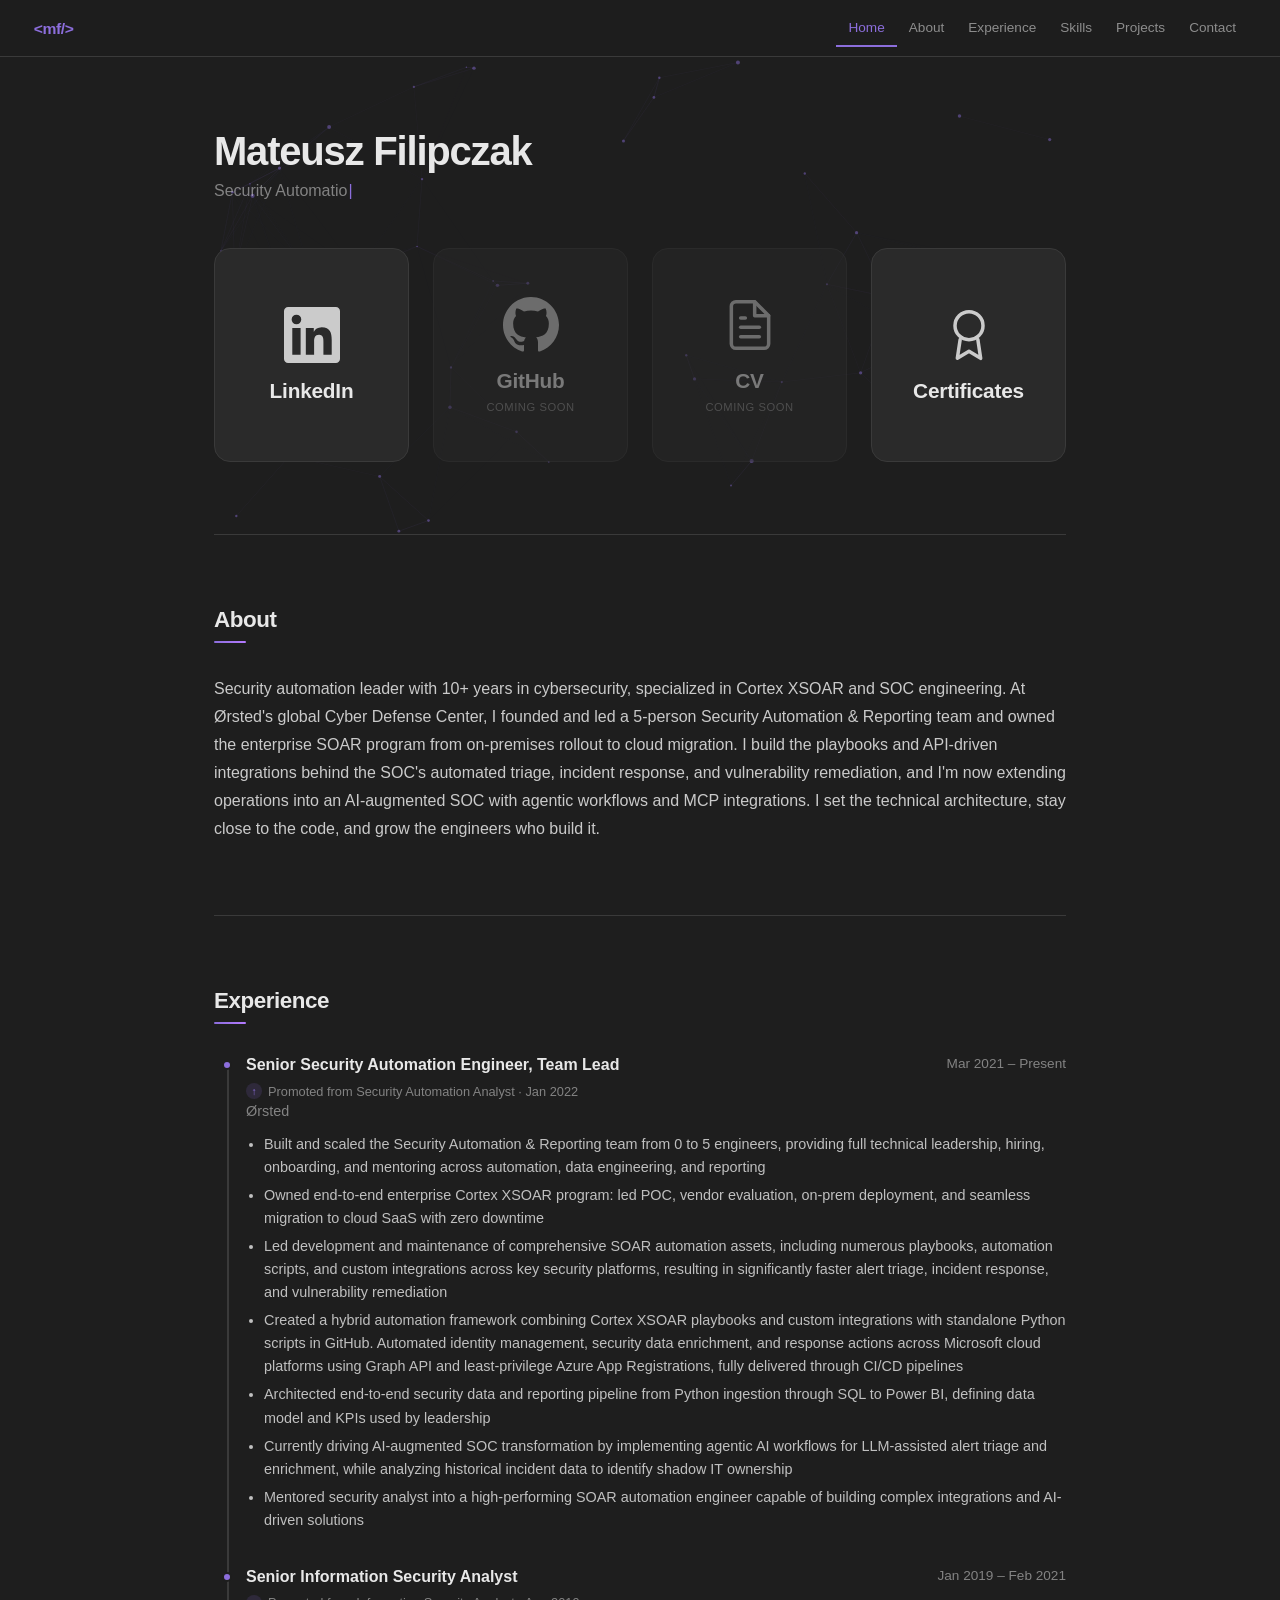
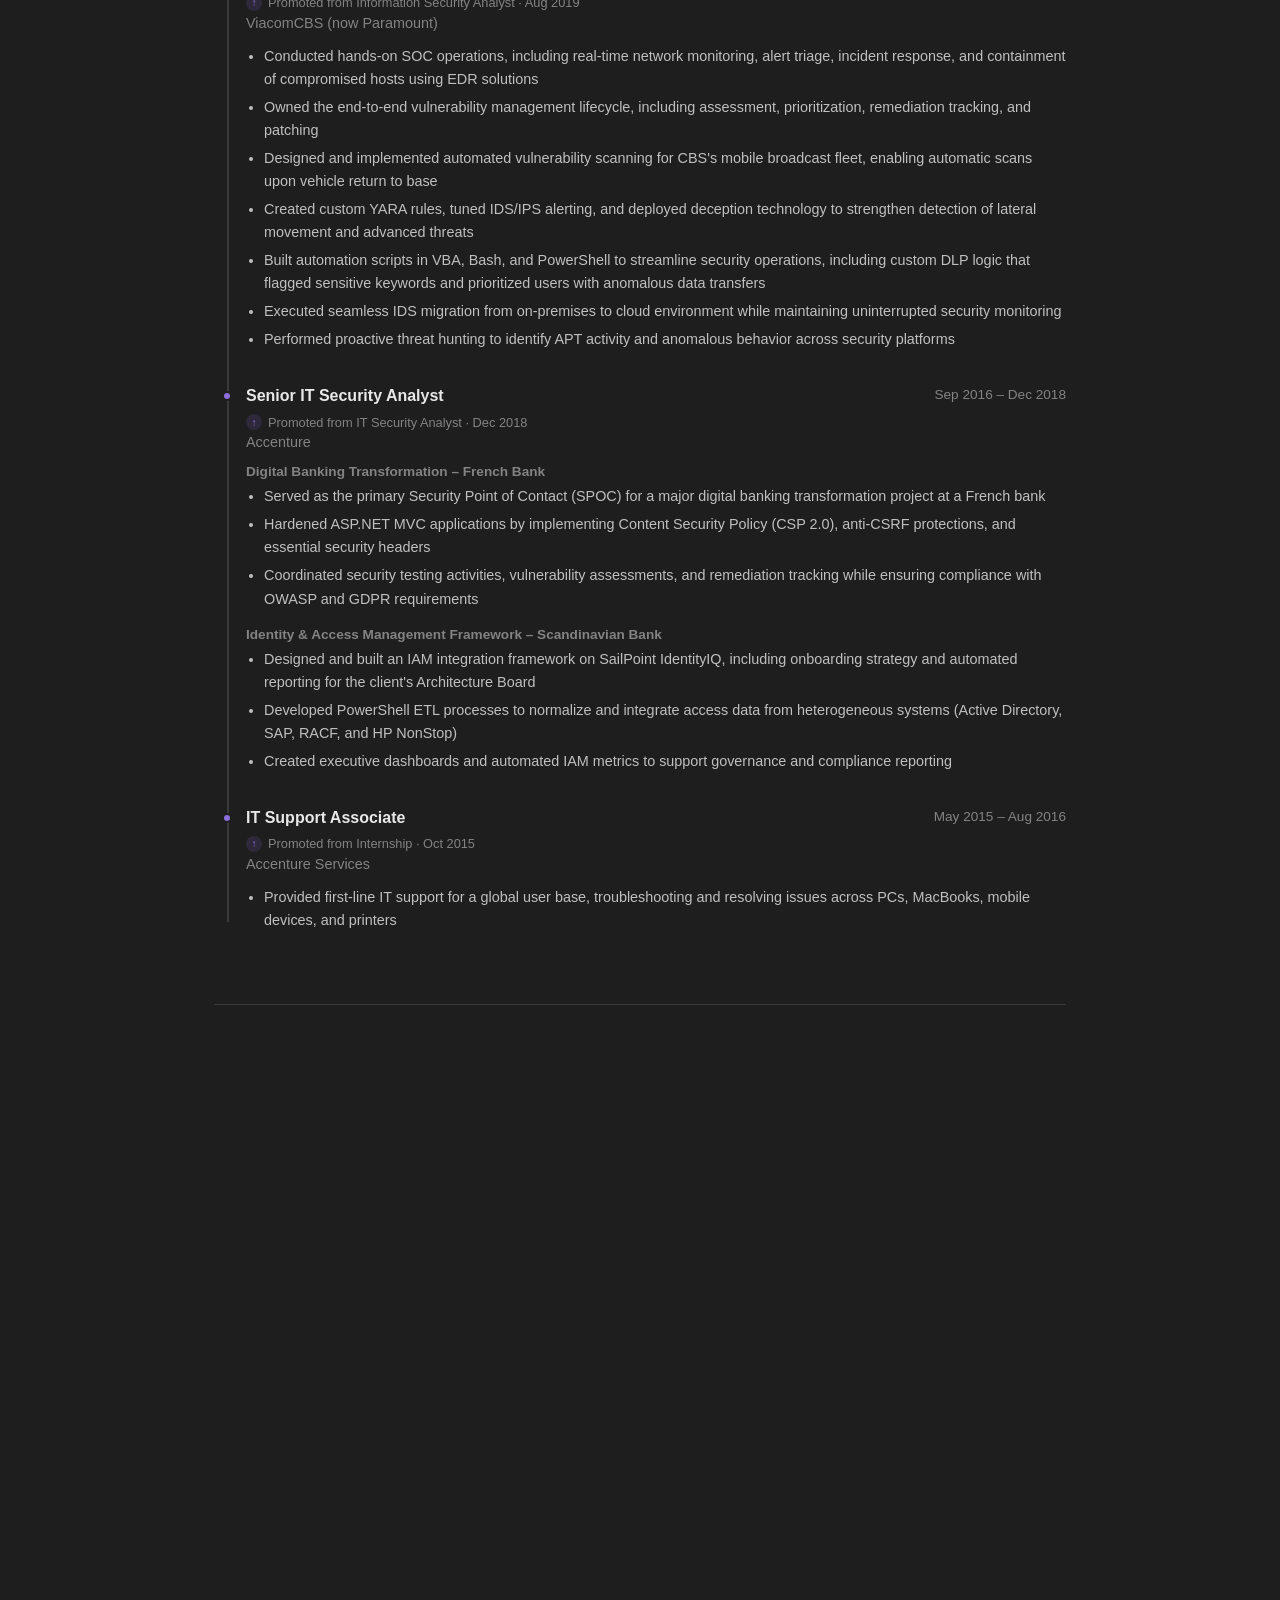
<file: index.html>
<!DOCTYPE html>
<html lang="en" data-theme="dark">
<head>
  <meta charset="UTF-8" />
  <meta name="viewport" content="width=device-width, initial-scale=1.0" />
  <title>Mateusz Filipczak | Cybersecurity, Security Automation & SecDevOps Engineer</title>
  <meta name="description" content="Cybersecurity Engineer specializing in Cortex XSOAR, API-driven SOC engineering, Security Analytics, Technical Leadership and SecDevOps. 10+ years of experience in cybersecurity." />
  <meta property="og:title" content="Mateusz Filipczak | Cybersecurity, Security Automation & SecDevOps Engineer" />
  <meta property="og:description" content="Cybersecurity Engineer specializing in Cortex XSOAR, API-driven SOC engineering, Security Analytics, Technical Leadership and SecDevOps. 10+ years of experience in cybersecurity." />
  <meta property="og:type" content="website" />
  <script>
    document.documentElement.classList.add('first-visit');
    // Always start at the top on reload (don't let the browser restore the
    // previous scroll position) so the intro/hero reveal begins at the top.
    if ('scrollRestoration' in history) history.scrollRestoration = 'manual';
    // The site is dark-only (data-theme="dark" is hard-coded on <html>).
    // Run the intro reveal once per session, unless the user prefers reduced motion.
    try {
      var reduce = window.matchMedia && matchMedia('(prefers-reduced-motion: reduce)').matches;
      if (!reduce && !sessionStorage.getItem('introSeen')) {
        document.documentElement.classList.add('intro');
        sessionStorage.setItem('introSeen', '1');
      }
    } catch (e) {}
  </script>
  <link rel="icon" type="image/svg+xml" href="assets/logo.svg">
  <!-- Square PNG icons so browsers (Brave/Chrome new-tab tiles, etc.) use a
       proper square icon instead of squishing the wide SVG into a tile. -->
  <link rel="icon" type="image/png" sizes="192x192" href="assets/icon-192.png">
  <link rel="icon" type="image/png" sizes="512x512" href="assets/icon-512.png">
  <link rel="manifest" href="site.webmanifest">
  <meta name="theme-color" content="#1e1e1e">
  <!-- iOS "Add to Home Screen" uses this PNG (it ignores the SVG favicon above) -->
  <link rel="apple-touch-icon" href="assets/apple-touch-icon.png">
  <!-- Label shown under the icon on the iOS home screen (else it falls back to the host/title) -->
  <meta name="apple-mobile-web-app-title" content="filipczak.dev">
  <link rel="stylesheet" href="assets/styles.css" />
</head>
<body>

<div id="intro" aria-hidden="true">
  <canvas class="intro-canvas"></canvas>
  <img class="intro-logo" src="assets/logo.svg" alt="" aria-hidden="true">
</div>

<header class="intro-rise">
  <div class="header-inner">
    <a href="#home" class="brand-logo" aria-label="Home">
      <img src="assets/logo.svg" alt="Mateusz Filipczak" />
    </a>
    <nav class="site-nav" aria-label="Main navigation">
      <a href="#home" class="nav-link">Home</a>
      <a href="#about" class="nav-link">About</a>
      <a href="#experience" class="nav-link">Experience</a>
      <a href="#skills" class="nav-link">Skills</a>
      <a href="#projects" class="nav-link">Projects</a>
      <a href="#contact" class="nav-link">Contact</a>
    </nav>
    <button class="nav-toggle" aria-label="Toggle navigation" aria-expanded="false">
      <svg width="20" height="20" viewBox="0 0 20 20" fill="currentColor">
        <rect y="3" width="20" height="2" rx="1"/>
        <rect y="9" width="20" height="2" rx="1"/>
        <rect y="15" width="20" height="2" rx="1"/>
      </svg>
    </button>
  </div>
</header>

<main>

  <!-- Home -->
  <section id="home" class="section">
    <canvas class="home-canvas" aria-hidden="true"></canvas>
    <div class="home-intro">
      <div class="home-name intro-rise">Mateusz Filipczak</div>
      <p class="home-tagline intro-rise">Security Automation Engineer & Technical Team Lead · 10+ years in cybersecurity</p>
    </div>
    <div class="banners">

      <a href="https://www.linkedin.com/in/mateusz-f-/" class="banner intro-rise" id="linkedin-banner">
        <svg class="banner-icon" viewBox="0 0 24 24" fill="currentColor">
          <path d="M20.447 20.452h-3.554v-5.569c0-1.328-.027-3.037-1.852-3.037-1.853 0-2.136 1.445-2.136 2.939v5.667H9.351V9h3.414v1.561h.046c.477-.9 1.637-1.85 3.37-1.85 3.601 0 4.267 2.37 4.267 5.455v6.286zM5.337 7.433a2.062 2.062 0 0 1-2.063-2.065 2.064 2.064 0 1 1 2.063 2.065zm1.782 13.019H3.555V9h3.564v11.452zM22.225 0H1.771C.792 0 0 .774 0 1.729v20.542C0 23.227.792 24 1.771 24h20.451C23.2 24 24 23.227 24 22.271V1.729C24 .774 23.2 0 22.222 0h.003z"/>
        </svg>
        <span>LinkedIn</span>
      </a>

      <a href="#" class="banner banner--soon intro-rise" id="github-banner" tabindex="-1" aria-disabled="true">
        <svg class="banner-icon" viewBox="0 0 24 24" fill="currentColor">
          <path d="M12 0C5.374 0 0 5.373 0 12c0 5.302 3.438 9.8 8.207 11.387.599.111
            .793-.261.793-.577v-2.234c-3.338.726-4.033-1.416-4.033-1.416-.546-1.387-1.333-1.756-1.333-1.756-1.089-.745.083-.729.083-.729
            1.205.084 1.839 1.237 1.839 1.237 1.07 1.834 2.807 1.304 3.492.997.107-.775.418-1.305.762-1.604-2.665-.305-5.467-1.334-5.467-5.931
            0-1.311.469-2.381 1.236-3.221-.124-.303-.535-1.524.117-3.176 0 0 1.008-.322 3.301 1.23A11.509 11.509 0 0 1 12 5.803c1.02.005
            2.047.138 3.006.404 2.291-1.552 3.297-1.23 3.297-1.23.653 1.653.242 2.874.118 3.176.77.84 1.235 1.911 1.235 3.221
            0 4.609-2.807 5.624-5.479 5.921.43.372.823 1.102.823 2.222v3.293c0 .319.192.694.801.576C20.566 21.797 24 17.3 24 12
            24 5.373 18.627 0 12 0z"/>
        </svg>
        <span>GitHub</span>
      </a>

      <a href="#" class="banner banner--soon intro-rise" id="resume-banner" tabindex="-1" aria-disabled="true">
        <svg class="banner-icon" viewBox="0 0 24 24" fill="none" stroke="currentColor"
             stroke-width="1.5" stroke-linecap="round" stroke-linejoin="round">
          <path d="M14 2H6a2 2 0 0 0-2 2v16a2 2 0 0 0 2 2h12a2 2 0 0 0 2-2V8z"/>
          <polyline points="14 2 14 8 20 8"/>
          <line x1="16" y1="13" x2="8" y2="13"/>
          <line x1="16" y1="17" x2="8" y2="17"/>
          <polyline points="10 9 9 9 8 9"/>
        </svg>
        <span>CV</span>
      </a>

      <a href="certificates.html" class="banner intro-rise" id="certificates-banner">
        <svg class="banner-icon" viewBox="0 0 24 24" fill="none" stroke="currentColor"
             stroke-width="1.5" stroke-linecap="round" stroke-linejoin="round">
          <circle cx="12" cy="8" r="6"/>
          <path d="M8.21 13.89 7 22l5-3 5 3-1.21-8.11"/>
        </svg>
        <span>Certificates</span>
      </a>

    </div>
  </section>

  <!-- About -->
  <section id="about" class="section">
    <h2>About</h2>
    <p class="about-text">
      Security automation leader with 10+ years in cybersecurity, specialized in Cortex XSOAR and SOC engineering.
      At Ørsted's global Cyber Defense Center, I founded and led a 5-person Security Automation & Reporting team and
      owned the enterprise SOAR program from on-premises rollout to cloud migration. I build the playbooks and
      API-driven integrations behind the SOC's automated triage, incident response, and vulnerability
      remediation, and I'm now extending operations into an AI-augmented SOC with agentic workflows and MCP integrations.
      I set the technical architecture, stay close to the code, and grow the engineers who build it.
    </p>
  </section>

  <!-- Experience -->
  <section id="experience" class="section">
    <h2>Experience</h2>
    <div class="experience-list">

      <div class="exp-entry">
        <div class="exp-title">Senior Security Automation Engineer, Team Lead</div>
        <div class="exp-date">Mar 2021 – Present</div>
        <div class="exp-promo">Promoted from Security Automation Analyst · Jan 2022</div>
        <div class="exp-company">Ørsted</div>
        <ul class="exp-bullets">
          <li>Built and scaled the Security Automation & Reporting team from 0 to 5 engineers, providing full technical leadership, hiring, onboarding, and mentoring across automation, data engineering, and reporting</li>
          <li>Owned end-to-end enterprise Cortex XSOAR program: led POC, vendor evaluation, on-prem deployment, and seamless migration to cloud SaaS with zero downtime</li>
          <li>Led development and maintenance of comprehensive SOAR automation assets, including numerous playbooks, automation scripts, and custom integrations across key security platforms, resulting in significantly faster alert triage, incident response, and vulnerability remediation</li>
          <li>Created a hybrid automation framework combining Cortex XSOAR playbooks and custom integrations with standalone Python scripts in GitHub. Automated identity management, security data enrichment, and response actions across Microsoft cloud platforms using Graph API and least-privilege Azure App Registrations, fully delivered through CI/CD pipelines</li>
          <li>Architected end-to-end security data and reporting pipeline from Python ingestion through SQL to Power BI, defining data model and KPIs used by leadership</li>
          <li>Currently driving AI-augmented SOC transformation by implementing agentic AI workflows for LLM-assisted alert triage and enrichment, while analyzing historical incident data to identify shadow IT ownership</li>
          <li>Mentored security analyst into a high-performing SOAR automation engineer capable of building complex integrations and AI-driven solutions</li>
        </ul>
      </div>

      <div class="exp-entry">
        <div class="exp-title">Senior Information Security Analyst</div>
        <div class="exp-date">Jan 2019 – Feb 2021</div>
        <div class="exp-promo">Promoted from Information Security Analyst · Aug 2019</div>
        <div class="exp-company">ViacomCBS (now Paramount)</div>
        <ul class="exp-bullets">
          <li>Conducted hands-on SOC operations, including real-time network monitoring, alert triage, incident response, and containment of compromised hosts using EDR solutions</li>
          <li>Owned the end-to-end vulnerability management lifecycle, including assessment, prioritization, remediation tracking, and patching</li>
          <li>Designed and implemented automated vulnerability scanning for CBS's mobile broadcast fleet, enabling automatic scans upon vehicle return to base</li>
          <li>Created custom YARA rules, tuned IDS/IPS alerting, and deployed deception technology to strengthen detection of lateral movement and advanced threats</li>
          <li>Built automation scripts in VBA, Bash, and PowerShell to streamline security operations, including custom DLP logic that flagged sensitive keywords and prioritized users with anomalous data transfers</li>
<li>Executed seamless IDS migration from on-premises to cloud environment while maintaining uninterrupted security monitoring</li>
          <li>Performed proactive threat hunting to identify APT activity and anomalous behavior across security platforms</li>
        </ul>
      </div>

      <div class="exp-entry">
        <div class="exp-title">Senior IT Security Analyst</div>
        <div class="exp-date">Sep 2016 – Dec 2018</div>
        <div class="exp-promo">Promoted from IT Security Analyst · Dec 2018</div>
        <div class="exp-company">Accenture</div>
        <div class="exp-projects">
          <div class="exp-project">
            <div class="exp-project-name">Digital Banking Transformation – French Bank</div>
            <ul class="exp-bullets">
              <li>Served as the primary Security Point of Contact (SPOC) for a major digital banking transformation project at a French bank</li>
              <li>Hardened ASP.NET MVC applications by implementing Content Security Policy (CSP 2.0), anti-CSRF protections, and essential security headers</li>
              <li>Coordinated security testing activities, vulnerability assessments, and remediation tracking while ensuring compliance with OWASP and GDPR requirements</li>
            </ul>
          </div>
          <div class="exp-project">
            <div class="exp-project-name">Identity & Access Management Framework – Scandinavian Bank</div>
            <ul class="exp-bullets">
              <li>Designed and built an IAM integration framework on SailPoint IdentityIQ, including onboarding strategy and automated reporting for the client's Architecture Board</li>
              <li>Developed PowerShell ETL processes to normalize and integrate access data from heterogeneous systems (Active Directory, SAP, RACF, and HP NonStop)</li>
              <li>Created executive dashboards and automated IAM metrics to support governance and compliance reporting</li>
            </ul>
          </div>
        </div>
      </div>

      <div class="exp-entry">
        <div class="exp-title">IT Support Associate</div>
        <div class="exp-date">May 2015 – Aug 2016</div>
        <div class="exp-promo">Promoted from Internship · Oct 2015</div>
        <div class="exp-company">Accenture Services</div>
        <ul class="exp-bullets">
          <li>Provided first-line IT support for a global user base, troubleshooting and resolving issues across PCs, MacBooks, mobile devices, and printers</li>
        </ul>
      </div>

    </div>
  </section>

  <!-- Skills -->
  <section id="skills" class="section">
    <h2>Skills</h2>
    <div class="skills-grid">

      <div class="skill-category" style="--bar-width: 95%">
        <h3>Security Automation & SOAR <span class="skill-level">Expert</span></h3>
        <div class="skill-bar"><div class="skill-bar-fill"></div></div>
        <div class="skill-tags">
          <span class="skill-tag">Cortex XSOAR 8</span>
          <span class="skill-tag">Python</span>
          <span class="skill-tag">Playbook Development</span>
          <span class="skill-tag">REST APIs</span>
          <span class="skill-tag">GraphQL</span>
          <span class="skill-tag">API Integrations</span>
          <span class="skill-tag">JSON / YAML</span>
        </div>
      </div>

      <div class="skill-category" style="--bar-width: 85%">
        <h3>SOC & Detection Engineering <span class="skill-level">Advanced</span></h3>
        <div class="skill-bar"><div class="skill-bar-fill"></div></div>
        <div class="skill-tags">
          <span class="skill-tag">Incident Response</span>
          <span class="skill-tag">Threat Hunting</span>
          <span class="skill-tag">SIEM</span>
          <span class="skill-tag">EDR</span>
          <span class="skill-tag">Detection Engineering</span>
          <span class="skill-tag">Vulnerability Management</span>
          <span class="skill-tag">YARA</span>
          <span class="skill-tag">Deception Technology</span>
        </div>
      </div>

      <div class="skill-category" style="--bar-width: 80%">
        <h3>Security Data & Analytics <span class="skill-level">Advanced</span></h3>
        <div class="skill-bar"><div class="skill-bar-fill"></div></div>
        <div class="skill-tags">
          <span class="skill-tag">SQL</span>
          <span class="skill-tag">Power BI</span>
          <span class="skill-tag">KQL / SPL</span>
          <span class="skill-tag">Security Data Pipelines</span>
          <span class="skill-tag">Security Metrics & Reporting</span>
        </div>
      </div>

      <div class="skill-category" style="--bar-width: 75%">
        <h3>Cloud & DevSecOps <span class="skill-level">Proficient</span></h3>
        <div class="skill-bar"><div class="skill-bar-fill"></div></div>
        <div class="skill-tags">
          <span class="skill-tag">Azure</span>
          <span class="skill-tag">Microsoft Graph API</span>
          <span class="skill-tag">CI/CD</span>
          <span class="skill-tag">Git</span>
          <span class="skill-tag">Docker</span>
          <span class="skill-tag">DevSecOps</span>
          <span class="skill-tag">Security as Code</span>
        </div>
      </div>

      <div class="skill-category" style="--bar-width: 65%">
        <h3>AI & Emerging Technologies <span class="skill-level">Active</span></h3>
        <div class="skill-bar"><div class="skill-bar-fill"></div></div>
        <div class="skill-tags">
          <span class="skill-tag">Agentic AI Workflows</span>
          <span class="skill-tag">MCP Integrations</span>
          <span class="skill-tag">LLM-assisted Security Operations</span>
        </div>
      </div>

      <div class="skill-category" style="--bar-width: 85%">
        <h3>Technical Leadership <span class="skill-level">Advanced</span></h3>
        <div class="skill-bar"><div class="skill-bar-fill"></div></div>
        <div class="skill-tags">
          <span class="skill-tag">Team Building & Mentoring</span>
          <span class="skill-tag">Architecture Reviews</span>
          <span class="skill-tag">Technical Strategy</span>
          <span class="skill-tag">Stakeholder Communication</span>
        </div>
      </div>

    </div>
  </section>

  <!-- Projects -->
  <section id="projects" class="section">
    <h2>Projects</h2>
    <div class="projects-grid">

      <div class="project-card">
        <h3>XSOAR Automation Library</h3>
        <p>A collection of reusable Cortex XSOAR integrations and playbook components for common SOC workflows.</p>
        <a href="#" class="project-link" tabindex="-1" aria-disabled="true">
          <svg viewBox="0 0 24 24" fill="currentColor"><path d="M12 0C5.374 0 0 5.373 0 12c0 5.302 3.438 9.8 8.207 11.387.599.111.793-.261.793-.577v-2.234c-3.338.726-4.033-1.416-4.033-1.416-.546-1.387-1.333-1.756-1.333-1.756-1.089-.745.083-.729.083-.729 1.205.084 1.839 1.237 1.839 1.237 1.07 1.834 2.807 1.304 3.492.997.107-.775.418-1.305.762-1.604-2.665-.305-5.467-1.334-5.467-5.931 0-1.311.469-2.381 1.236-3.221-.124-.303-.535-1.524.117-3.176 0 0 1.008-.322 3.301 1.23A11.509 11.509 0 0 1 12 5.803c1.02.005 2.047.138 3.006.404 2.291-1.552 3.297-1.23 3.297-1.23.653 1.653.242 2.874.118 3.176.77.84 1.235 1.911 1.235 3.221 0 4.609-2.807 5.624-5.479 5.921.43.372.823 1.102.823 2.222v3.293c0 .319.192.694.801.576C20.566 21.797 24 17.3 24 12 24 5.373 18.627 0 12 0z"/></svg>
          View on GitHub
          <span class="project-link-soon">Coming soon</span>
        </a>
      </div>

      <div class="project-card">
        <h3>Security Analytics Dashboard</h3>
        <p>Real-time SOC metrics dashboard aggregating data from SIEM, ticketing, and threat intelligence sources.</p>
        <a href="#" class="project-link" tabindex="-1" aria-disabled="true">
          <svg viewBox="0 0 24 24" fill="currentColor"><path d="M12 0C5.374 0 0 5.373 0 12c0 5.302 3.438 9.8 8.207 11.387.599.111.793-.261.793-.577v-2.234c-3.338.726-4.033-1.416-4.033-1.416-.546-1.387-1.333-1.756-1.333-1.756-1.089-.745.083-.729.083-.729 1.205.084 1.839 1.237 1.839 1.237 1.07 1.834 2.807 1.304 3.492.997.107-.775.418-1.305.762-1.604-2.665-.305-5.467-1.334-5.467-5.931 0-1.311.469-2.381 1.236-3.221-.124-.303-.535-1.524.117-3.176 0 0 1.008-.322 3.301 1.23A11.509 11.509 0 0 1 12 5.803c1.02.005 2.047.138 3.006.404 2.291-1.552 3.297-1.23 3.297-1.23.653 1.653.242 2.874.118 3.176.77.84 1.235 1.911 1.235 3.221 0 4.609-2.807 5.624-5.479 5.921.43.372.823 1.102.823 2.222v3.293c0 .319.192.694.801.576C20.566 21.797 24 17.3 24 12 24 5.373 18.627 0 12 0z"/></svg>
          View on GitHub
          <span class="project-link-soon">Coming soon</span>
        </a>
      </div>

      <div class="project-card">
        <h3>SOC Metrics Framework</h3>
        <p>Framework for tracking and reporting key SOC KPIs — MTTD, MTTR, alert volume, and analyst workload.</p>
        <a href="#" class="project-link" tabindex="-1" aria-disabled="true">
          <svg viewBox="0 0 24 24" fill="currentColor"><path d="M12 0C5.374 0 0 5.373 0 12c0 5.302 3.438 9.8 8.207 11.387.599.111.793-.261.793-.577v-2.234c-3.338.726-4.033-1.416-4.033-1.416-.546-1.387-1.333-1.756-1.333-1.756-1.089-.745.083-.729.083-.729 1.205.084 1.839 1.237 1.839 1.237 1.07 1.834 2.807 1.304 3.492.997.107-.775.418-1.305.762-1.604-2.665-.305-5.467-1.334-5.467-5.931 0-1.311.469-2.381 1.236-3.221-.124-.303-.535-1.524.117-3.176 0 0 1.008-.322 3.301 1.23A11.509 11.509 0 0 1 12 5.803c1.02.005 2.047.138 3.006.404 2.291-1.552 3.297-1.23 3.297-1.23.653 1.653.242 2.874.118 3.176.77.84 1.235 1.911 1.235 3.221 0 4.609-2.807 5.624-5.479 5.921.43.372.823 1.102.823 2.222v3.293c0 .319.192.694.801.576C20.566 21.797 24 17.3 24 12 24 5.373 18.627 0 12 0z"/></svg>
          View on GitHub
          <span class="project-link-soon">Coming soon</span>
        </a>
      </div>

    </div>
  </section>

  <!-- Contact -->
  <section id="contact" class="section">
    <h2>Contact</h2>
    <div class="contact-card">
      <div class="contact-left">
        <div class="contact-card-heading">Let's connect</div>
        <p class="contact-card-tagline">Have a project in mind, a role to fill, or a security problem worth solving together?</p>
      </div>
      <div class="contact-right">
        <a href="mailto:mateusz.filipczak@outlook.com" class="contact-btn">
          <svg viewBox="0 0 24 24" fill="none" stroke="currentColor" stroke-width="2" stroke-linecap="round" stroke-linejoin="round">
            <rect x="2" y="4" width="20" height="16" rx="2"/>
            <polyline points="2,4 12,13 22,4"/>
          </svg>
          Send a message
        </a>
        <div class="contact-secondary">
          <div class="contact-row">
            <svg viewBox="0 0 24 24" fill="none" stroke="currentColor" stroke-width="2" stroke-linecap="round" stroke-linejoin="round">
              <circle cx="12" cy="12" r="10"/>
              <line x1="2" y1="12" x2="22" y2="12"/>
              <path d="M12 2a15.3 15.3 0 0 1 4 10 15.3 15.3 0 0 1-4 10 15.3 15.3 0 0 1-4-10 15.3 15.3 0 0 1 4-10z"/>
            </svg>
            <a href="https://filipczak.dev" target="_blank" rel="noopener">filipczak.dev</a>
          </div>
          <div class="contact-row">
            <svg viewBox="0 0 24 24" fill="none" stroke="currentColor" stroke-width="2" stroke-linecap="round" stroke-linejoin="round">
              <path d="M21 10c0 7-9 13-9 13S3 17 3 10a9 9 0 0 1 18 0z"/>
              <circle cx="12" cy="10" r="3"/>
            </svg>
            <span>Warsaw, Poland</span>
          </div>
        </div>
      </div>
    </div>
  </section>

</main>

<footer>
  <div class="footer-inner">
    <p>© 2026 Mateusz Filipczak · All rights reserved</p>
  </div>
</footer>

<script src="assets/particles.js"></script>
<script>
  // Header nav (logo, hamburger, smooth scroll, scrollspy) lives in assets/nav.js

  const animObserver = new IntersectionObserver((entries) => {
    entries.forEach(entry => {
      if (entry.isIntersecting) {
        entry.target.classList.add('is-visible');
        animObserver.unobserve(entry.target);
      }
    });
  }, { rootMargin: '0px 0px 0px 0px' });
  document.querySelectorAll('.exp-entry, .skill-category, .project-card, .contact-card').forEach(el => animObserver.observe(el));

  // Once a card's entrance animation finishes, release it so its own hover
  // transitions (lift/glow) work normally instead of being locked by the fill.
  document.querySelectorAll('.project-card, .contact-card').forEach(el => {
    el.addEventListener('animationend', e => {
      if (e.animationName === 'riseIn') el.classList.add('entrance-done');
    });
  });

  // Pulse the dot on whichever exp-entry is currently in view
  const dotObserver = new IntersectionObserver((entries) => {
    entries.forEach(entry => {
      entry.target.classList.toggle('dot-active', entry.isIntersecting);
    });
  }, { rootMargin: '-15% 0px -55% 0px' });
  document.querySelectorAll('.exp-entry').forEach(el => dotObserver.observe(el));

  // ── Canvas particle network ──
  // Reusable field so both the hero canvas and the intro overlay can share it.
  // createParticleField(canvas, opts) is defined in assets/particles.js
  // (loaded before this script), shared with certificates.html.

  const heroCanvas = document.querySelector('.home-canvas');
  if (heroCanvas) {
    const heroField = createParticleField(heroCanvas);
    // Only run while the hero is on screen — frees the main thread and battery.
    const heroObserver = new IntersectionObserver(([entry]) => {
      entry.isIntersecting ? heroField.start() : heroField.stop();
    });
    heroObserver.observe(heroCanvas);
  }

  // ── Intro reveal ──
  // Fullscreen particle animation on load, then the page fades/rises in.
  // Auto-dismisses after a short delay or on first interaction.
  (function () {
    if (!document.documentElement.classList.contains('intro')) return;
    const intro = document.getElementById('intro');
    if (!intro) { document.documentElement.classList.remove('intro'); return; }

    const field = createParticleField(intro.querySelector('.intro-canvas'), {
      count: 70, maxDist: 165
    });
    field.start();

    let done = false;
    function finish() {
      if (done) return;
      done = true;
      // Keep the overlay displayed while .intro is removed, so it can animate
      // out rather than vanish. Removing .intro triggers the page reveal.
      intro.classList.add('intro-closing');
      document.documentElement.classList.remove('intro');
      document.documentElement.classList.add('intro-done');
      window.dispatchEvent(new Event('intro:done'));

      // Converge the fullscreen field into the hero canvas's box while fading,
      // so it gathers into place instead of being replaced by a different field.
      const target = document.querySelector('.home-canvas');
      if (target) {
        const r = target.getBoundingClientRect();
        intro.style.transformOrigin = '0 0';
        intro.style.transition =
          'transform 0.8s cubic-bezier(0.5, 0, 0.2, 1), opacity 0.8s ease';
        requestAnimationFrame(() => {
          intro.style.transform =
            `translate(${r.left}px, ${r.top}px) scale(${r.width / innerWidth}, ${r.height / innerHeight})`;
          intro.style.opacity = '0';
        });
      } else {
        intro.style.transition = 'opacity 0.6s ease';
        intro.style.opacity = '0';
      }

      setTimeout(() => { field.stop(); intro.remove(); }, 850);
    }

    const timer = setTimeout(finish, 1300);
    ['click', 'wheel', 'touchstart', 'keydown', 'scroll'].forEach(ev => {
      window.addEventListener(ev, function once() {
        clearTimeout(timer);
        finish();
        window.removeEventListener(ev, once);
      }, { passive: true });
    });
  })();

  // ── Mobile collapse (responsive: applies under 520px, restores above) ──
  (function () {
    const EASE = 'cubic-bezier(0.25,0.46,0.45,0.94)';
    const mq = window.matchMedia('(max-width: 520px)');
    const buttons = []; // injected Read more / Show more buttons

    function makeBtn(label) {
      const b = document.createElement('button');
      b.className = 'read-more-btn';
      b.textContent = label;
      buttons.push(b);
      return b;
    }

    function setup() {
      // About paragraph — animate max-height smoothly in both directions.
      const about = document.querySelector('.about-text');
      if (about && !about.dataset.collapsible) {
        about.dataset.collapsible = '1';
        const shortH = 80;
        const mask = 'linear-gradient(to bottom, black 40%, transparent 100%)';
        Object.assign(about.style, {
          maxHeight: shortH + 'px', overflow: 'hidden',
          transition: `max-height 0.45s ${EASE}`,
          webkitMaskImage: mask, maskImage: mask
        });
        let open = false;
        const btn = makeBtn('Read more');
        about.after(btn);
        btn.addEventListener('click', () => {
          open = !open;
          about.style.maxHeight = (open ? about.scrollHeight : shortH) + 'px';
          about.style.webkitMaskImage = open ? 'none' : mask;
          about.style.maskImage = open ? 'none' : mask;
          btn.textContent = open ? 'Read less' : 'Read more';
        });
      }

      // Experience bullets — animate the <ul> height; hidden bullets fade.
      document.querySelectorAll('.exp-bullets').forEach(list => {
        const items = Array.from(list.querySelectorAll('li'));
        if (items.length <= 2 || list.dataset.collapsible) return;
        list.dataset.collapsible = '1';
        const extra = items.slice(2);
        const collapsedH = Math.round(
          extra[0].getBoundingClientRect().top - list.getBoundingClientRect().top
        );
        Object.assign(list.style, {
          overflow: 'hidden', height: collapsedH + 'px',
          transition: `height 0.65s ${EASE}`
        });
        extra.forEach(li => { li.style.opacity = '0'; });
        let open = false;
        const btn = makeBtn(`Show ${extra.length} more`);
        list.after(btn);
        btn.addEventListener('click', () => {
          open = !open;
          if (open) {
            list.style.height = list.scrollHeight + 'px';
            extra.forEach((li, i) => {
              li.style.transition = `opacity 0.4s ease ${(i * 0.08).toFixed(2)}s`;
              li.style.opacity = '0.8';
            });
            btn.textContent = 'Show less';
          } else {
            list.style.height = collapsedH + 'px';
            extra.forEach(li => {
              li.style.transition = 'opacity 0.3s ease';
              li.style.opacity = '0';
            });
            btn.textContent = `Show ${extra.length} more`;
          }
        });
      });
    }

    // Remove buttons and strip every inline style so the text returns to normal.
    function teardown() {
      buttons.forEach(b => b.remove());
      buttons.length = 0;

      const about = document.querySelector('.about-text');
      if (about && about.dataset.collapsible) {
        delete about.dataset.collapsible;
        ['maxHeight', 'overflow', 'transition', 'webkitMaskImage', 'maskImage']
          .forEach(p => { about.style[p] = ''; });
      }

      document.querySelectorAll('.exp-bullets').forEach(list => {
        if (!list.dataset.collapsible) return;
        delete list.dataset.collapsible;
        ['height', 'overflow', 'transition'].forEach(p => { list.style[p] = ''; });
        list.querySelectorAll('li').forEach(li => {
          li.style.opacity = '';
          li.style.transition = '';
        });
      });
    }

    function apply() { mq.matches ? setup() : teardown(); }

    apply();
    mq.addEventListener('change', apply);
  })();

  // ── Skill info popover ──
  (function () {
    const tags = document.querySelectorAll('.skill-tag');
    if (!tags.length) return;

    // Describe how each skill was used. Keys are the exact tag text.
    // Fill these in over time; any tag without an entry shows the fallback.
    const skillInfo = {
      // 'Python': 'Built XSOAR automations and standalone GitHub scripts that drive SOC triage and enrichment.',
      // 'Cortex XSOAR 8': 'Owned the enterprise SOAR program end to end — POC, on-prem rollout, then cloud migration.',
    };
    const fallback = 'How I used this — details coming soon.';

    const pop = document.createElement('div');
    pop.className = 'skill-popover';
    pop.setAttribute('role', 'tooltip');
    document.body.appendChild(pop);

    let current = null;
    let lastShow = 0;

    function show(tag) {
      const name = tag.textContent.trim();
      const info = skillInfo[name] || fallback;
      pop.innerHTML = '<div class="skill-popover-title"></div><span></span>';
      pop.firstChild.textContent = name;
      pop.lastChild.innerHTML = info;

      const r = tag.getBoundingClientRect();
      const pw = pop.offsetWidth, ph = pop.offsetHeight; // ignores transform
      const margin = 8;
      let left = window.scrollX + r.left + r.width / 2 - pw / 2;
      left = Math.max(
        window.scrollX + margin,
        Math.min(left, window.scrollX + document.documentElement.clientWidth - pw - margin)
      );
      // Prefer above the tag; flip below if there isn't room
      let top = window.scrollY + r.top - ph - 10;
      if (r.top - ph - 10 < 0) top = window.scrollY + r.bottom + 10;

      pop.style.left = left + 'px';
      pop.style.top = top + 'px';
      pop.classList.add('is-visible');
      current = tag;
      lastShow = Date.now();
    }

    function hide() {
      pop.classList.remove('is-visible');
      current = null;
    }

    tags.forEach(tag => {
      tag.setAttribute('tabindex', '0');
      tag.addEventListener('mouseenter', () => show(tag));
      tag.addEventListener('mouseleave', hide);
      tag.addEventListener('focus', () => show(tag));
      tag.addEventListener('blur', hide);
      tag.addEventListener('click', e => {
        e.stopPropagation();
        // On touch, focus/mouseenter fire show() right before this click. Only
        // dismiss if it's a genuine second tap (popover already open a moment).
        if (current === tag && Date.now() - lastShow > 350) {
          hide();
        } else {
          show(tag);
        }
      });
    });

    // Dismiss on outside tap or scroll
    document.addEventListener('click', () => { if (current) hide(); });
    window.addEventListener('scroll', () => { if (current) hide(); }, { passive: true });
  })();

  // ── Typing animation ──
  // Waits for the intro to finish so the tagline types out as the page appears
  // (otherwise it would type while hidden under the overlay).
  const taglineEl = document.querySelector('.home-tagline');
  if (taglineEl) {
    const text = taglineEl.textContent.trim();
    taglineEl.innerHTML = '<span class="typed-text"></span><span class="typed-cursor" aria-hidden="true">|</span>';
    const typedText = taglineEl.querySelector('.typed-text');
    let i = 0;
    function typeChar() {
      if (i < text.length) {
        typedText.textContent = text.slice(0, ++i);
        setTimeout(typeChar, 30);
      }
    }
    function startTyping() { setTimeout(typeChar, 400); }

    if (document.documentElement.classList.contains('intro')) {
      window.addEventListener('intro:done', startTyping, { once: true });
    } else {
      startTyping();
    }
  }
</script>
<script src="assets/nav.js"></script>

</body>
</html>
</file>
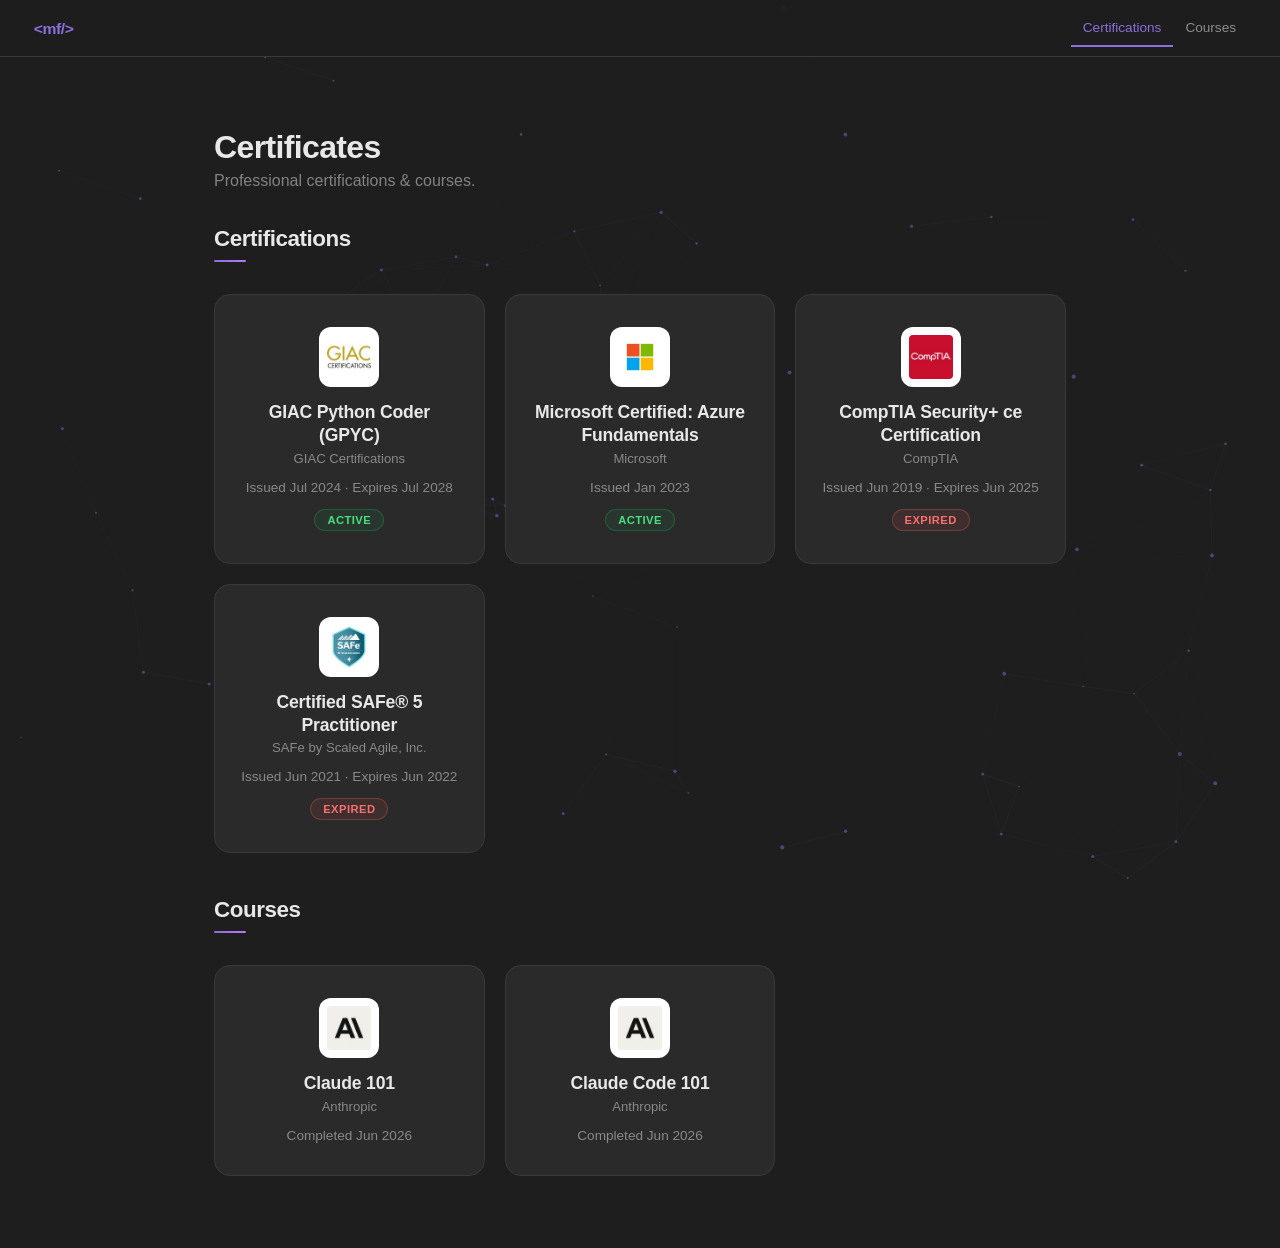
<file: certificates.html>
<!DOCTYPE html>
<html lang="en" data-theme="dark">
<head>
  <meta charset="UTF-8" />
  <meta name="viewport" content="width=device-width, initial-scale=1.0" />
  <title>Certificates | Mateusz Filipczak</title>
  <meta name="description" content="Professional certifications held by Mateusz Filipczak — Cybersecurity, Security Automation & SecDevOps Engineer." />
  <link rel="icon" type="image/svg+xml" href="assets/logo.svg">
  <link rel="icon" type="image/png" sizes="192x192" href="assets/icon-192.png">
  <link rel="icon" type="image/png" sizes="512x512" href="assets/icon-512.png">
  <link rel="manifest" href="site.webmanifest">
  <meta name="theme-color" content="#1e1e1e">
  <link rel="apple-touch-icon" href="assets/apple-touch-icon.png">
  <meta name="apple-mobile-web-app-title" content="filipczak.dev">
  <link rel="stylesheet" href="assets/styles.css" />
</head>
<body class="has-page-bg">

<canvas class="page-bg-canvas" aria-hidden="true"></canvas>

<header>
  <div class="header-inner">
    <a href="index.html" class="brand-logo" aria-label="Back to home">
      <img src="assets/logo.svg" alt="Mateusz Filipczak" />
    </a>
    <nav class="site-nav" aria-label="Sections">
      <a href="#certs-section" class="nav-link">Certifications</a>
      <a href="#courses-section" class="nav-link" id="courses-nav-link">Courses</a>
    </nav>
    <button class="nav-toggle" aria-label="Toggle navigation" aria-expanded="false">
      <svg width="20" height="20" viewBox="0 0 20 20" fill="currentColor">
        <rect y="3" width="20" height="2" rx="1"/>
        <rect y="9" width="20" height="2" rx="1"/>
        <rect y="15" width="20" height="2" rx="1"/>
      </svg>
    </button>
  </div>
</header>

<main>
  <section class="section">
    <h1 class="cert-page-title">Certificates</h1>
    <p class="cert-page-sub">Professional certifications &amp; courses.</p>

    <div class="cert-section" id="certs-section">
      <h2>Certifications</h2>
      <div class="cert-grid" id="cert-list"></div>
    </div>

    <div class="cert-section" id="courses-section">
      <h2>Courses</h2>
      <div class="cert-grid" id="course-list"></div>
    </div>
  </section>
</main>

<script src="assets/particles.js"></script>
<script>
  // ── Certificate list ───────────────────────────────────────────────────
  // Edit this array. For each entry:
  //   name    : certificate title
  //   company : issuing organisation (shown smaller, under the name)
  //   issued  : issue date, free text e.g. "Jul 2024"  (optional)
  //   expires : expiry date, free text e.g. "Jul 2028" (optional)
  //   status  : "active" or "expired"
  //   url     : credential link (null = not clickable yet)
  //   logo    : path to a logo image in assets/ (null = placeholder badge icon)
  const CERTS = [
    {
      name: "GIAC Python Coder (GPYC)",
      company: "GIAC Certifications",
      issued: "Jul 2024",
      expires: "Jul 2028",
      status: "active",
      url: "https://www.credly.com/badges/00bab041-ad0a-4476-85a9-0925823c7e49",
      logo: "assets/certificate_logo/giac_logo.jpg"
    },
    {
      name: "Microsoft Certified: Azure Fundamentals",
      company: "Microsoft",
      issued: "Jan 2023",
      expires: null,
      status: "active",
      url: "https://www.credly.com/badges/874b1e19-afde-4901-b189-8f0aef3d7d5f",
      logo: "assets/certificate_logo/microsoft_logo.jpg"
    },
    {
      name: "CompTIA Security+ ce Certification",
      company: "CompTIA",
      issued: "Jun 2019",
      expires: "Jun 2025",
      status: "expired",
      url: "https://www.credly.com/badges/36677186-b26d-490e-8453-67add75215e5",
      logo: "assets/certificate_logo/comptia_logo.jpg"
    },
    {
      name: "Certified SAFe® 5 Practitioner",
      company: "SAFe by Scaled Agile, Inc.",
      issued: "Jun 2021",
      expires: "Jun 2022",
      status: "expired",
      url: "https://www.credly.com/badges/5ff2aa64-5e18-477d-9f15-55e90a411ef2",
      logo: "assets/certificate_logo/scaled_agile_inc__logo.jpg"
    },
    // Add more here, e.g.:
    // { name: "...", company: "...", issued: "Mon Year", expires: "Mon Year",
    //   status: "active", url: "https://...", logo: "assets/your-logo.png" },
  ];

  // ── Courses & completions ──────────────────────────────────────────────
  // Course-completion confirmations (not formal certifications). Fields:
  //   name      : course title
  //   company   : provider (shown smaller, under the name)
  //   completed : completion date, free text e.g. "Mar 2025"
  //   url       : link to the completion/certificate (null = not clickable)
  //   logo      : path to a logo image in assets/ (null = placeholder badge icon)
  // The "Courses & Completions" section stays hidden while this array is empty.
  const COURSES = [
    {
      name: "Claude 101",
      company: "Anthropic",
      completed: "Jun 2026",
      url: "https://verify.skilljar.com/c/7diaoij8buot",
      logo: "assets/certificate_logo/anthropicresearch_logo.jpg"
    },
    {
      name: "Claude Code 101",
      company: "Anthropic",
      completed: "Jun 2026",
      url: "https://verify.skilljar.com/c/j77hwakk338r",
      logo: "assets/certificate_logo/anthropicresearch_logo.jpg"
    },
    // Add more here, e.g.:
    // { name: "...", company: "Anthropic", completed: "Mon Year",
    //   url: "https://...", logo: "assets/certificate_logo/anthropicresearch_logo.jpg" },
  ];

  // placeholder badge icon (used until a real logo is provided)
  const BADGE_SVG =
    '<svg viewBox="0 0 24 24" fill="none" stroke="currentColor" stroke-width="1.5" ' +
    'stroke-linecap="round" stroke-linejoin="round"><circle cx="12" cy="8" r="6"/>' +
    '<path d="M8.21 13.89 7 22l5-3 5 3-1.21-8.11"/></svg>';

  const reduce = window.matchMedia &&
    window.matchMedia('(prefers-reduced-motion: reduce)').matches;

  // Build one card. item: { name, company, dateText, status, url, logo }
  // status === null → no Active/Expired pill (used for course completions).
  function buildCard(item, i) {
    const card = document.createElement(item.url ? 'a' : 'div');
    card.className = 'cert-card' + (item.url ? '' : ' cert-card--nolink');
    if (item.url) { card.href = item.url; card.target = '_blank'; card.rel = 'noopener'; }
    if (!reduce) card.style.animationDelay = (i * 0.07).toFixed(2) + 's';

    const logo = document.createElement(item.logo ? 'img' : 'span');
    logo.className = 'cert-logo';
    if (item.logo) { logo.src = item.logo; logo.alt = ''; }
    else { logo.innerHTML = BADGE_SVG; }
    card.appendChild(logo);

    const name = document.createElement('div');
    name.className = 'cert-name';
    name.textContent = item.name || '';
    card.appendChild(name);

    if (item.company) {
      const company = document.createElement('div');
      company.className = 'cert-company';
      company.textContent = item.company;
      card.appendChild(company);
    }

    if (item.dateText) {
      const date = document.createElement('div');
      date.className = 'cert-date';
      date.textContent = item.dateText;
      card.appendChild(date);
    }

    if (item.status) {
      const active = item.status.toLowerCase() !== 'expired';
      const status = document.createElement('span');
      status.className = 'cert-status ' + (active ? 'cert-status--active' : 'cert-status--expired');
      status.textContent = active ? 'Active' : 'Expired';
      card.appendChild(status);
    }
    return card;
  }

  // Render a group; hides the whole section when there are no items.
  function renderGroup(sectionId, listId, items, mapItem) {
    if (!items.length) { document.getElementById(sectionId).style.display = 'none'; return; }
    const list = document.getElementById(listId);
    items.forEach((raw, i) => list.appendChild(buildCard(mapItem(raw), i)));
  }

  renderGroup('certs-section', 'cert-list', CERTS, c => {
    const parts = [];
    if (c.issued) parts.push('Issued ' + c.issued);
    if (c.expires) parts.push('Expires ' + c.expires);
    return { name: c.name, company: c.company, dateText: parts.join(' · '),
             status: c.status || 'active', url: c.url, logo: c.logo };
  });

  renderGroup('courses-section', 'course-list', COURSES, c => ({
    name: c.name, company: c.company,
    dateText: c.completed ? 'Completed ' + c.completed : '',
    status: null, url: c.url, logo: c.logo
  }));

  // ── Background particle field (shared with the home page) ──────────────
  const bgCanvas = document.querySelector('.page-bg-canvas');
  if (bgCanvas && !reduce && typeof createParticleField === 'function') {
    createParticleField(bgCanvas, { count: 70, maxDist: 160 }).start();
  }

  // Header nav (logo, hamburger, smooth scroll, scrollspy) lives in assets/nav.js
</script>
<script src="assets/nav.js"></script>

</body>
</html>
</file>
<file: assets/styles.css>
/* Shared styles for index.html and certificates.html. */
    :root {
      --bg: #f5f5f5;
      --header-bg: rgba(245, 245, 245, 0.75);
      --text: #1a1a1a;
      --text-muted: rgba(26, 26, 26, 0.55);
      --banner-bg: #ffffff;
      --banner-border: #e0e0e0;
      --banner-hover-shadow: rgba(0, 0, 0, 0.12);
      --toggle-track: #c8c8c8;
      --toggle-thumb: #ffffff;
      --toggle-track-active: #8c6edc;
      --accent: #8c6edc;
    }

    [data-theme="dark"] {
      --bg: #1e1e1e;
      --header-bg: rgba(30, 30, 30, 0.75);
      --text: #e8e8e8;
      --text-muted: rgba(232, 232, 232, 0.5);
      --banner-bg: #2a2a2a;
      --banner-border: #3a3a3a;
      --banner-hover-shadow: rgba(0, 0, 0, 0.4);
      --toggle-track: #555;
      --toggle-thumb: #e8e8e8;
      --toggle-track-active: #8c6edc;
    }

    html {
      scroll-behavior: smooth;
      background: var(--bg);
      scrollbar-color: var(--accent) var(--bg);
      scrollbar-width: thin;
    }

    ::-webkit-scrollbar { width: 4px; }
    ::-webkit-scrollbar-track { background: transparent; }
    ::-webkit-scrollbar-thumb { background: rgba(140, 110, 220, 0.45); border-radius: 4px; }
    ::-webkit-scrollbar-thumb:hover { background: var(--accent); }

    *, *::before, *::after { box-sizing: border-box; margin: 0; padding: 0; }

    body {
      font-family: -apple-system, BlinkMacSystemFont, "Segoe UI", Roboto, sans-serif;
      background: var(--bg);
      color: var(--text);
      transition: background 0.25s, color 0.25s;
      min-height: 100vh;
    }

    /* ── Header ── */
    header {
      position: sticky;
      top: 0;
      z-index: 100;
      border-bottom: 1px solid var(--banner-border);
      transition: border-color 0.25s;
    }

    /* Blur lives on a pseudo-element, NOT on <header> itself. If the header
       carried backdrop-filter it would become a "backdrop root" and the
       mobile nav dropdown (a descendant) could no longer blur the page
       behind it. Keeping the filter off <header> lets the dropdown blur work. */
    header::before {
      content: '';
      position: absolute;
      inset: 0;
      z-index: -1;
      background: var(--header-bg);
      backdrop-filter: blur(14px);
      -webkit-backdrop-filter: blur(14px);
      transition: background 0.25s;
    }

    .header-inner {
      display: flex;
      align-items: center;
      padding: 0 32px;
      min-height: 56px;
      gap: 16px;
    }

    /* ── Nav ── */
    /* Logo sits left (`.brand-logo { margin-right: auto }`) and the nav is pushed
       to the right; the nav is content-width (no flex: 1). */
    .site-nav {
      display: flex;
      overflow-x: auto;
      scrollbar-width: none;
    }

    .site-nav::-webkit-scrollbar { display: none; }

    .nav-link {
      padding: 10px 12px;
      font-size: 0.85rem;
      font-weight: 500;
      color: var(--text);
      text-decoration: none;
      opacity: 0.55;
      transition: opacity 0.15s, color 0.15s;
      white-space: nowrap;
      border-bottom: 2px solid transparent;
    }

    /* Hover-brighten only with a real pointer. `@media (hover: hover)` is NOT
       enough — iPadOS Safari matches it (it reports as desktop-class), so a tap
       leaves `:hover` "stuck" on every tapped tab, which looks like several
       highlights at once next to the JS-managed .active link. `html.touch` is
       added by JS on the first touch, which reliably disables hover there. */
    html:not(.touch) .nav-link:hover { opacity: 1; color: var(--accent); }

    .nav-link.active {
      opacity: 1;
      color: var(--accent);
      border-bottom-color: var(--accent);
    }

    /* ── Main / sections ── */
    main {
      max-width: 900px;
      margin: 0 auto;
      padding: 0 24px;
    }

    .section {
      padding: 72px 0;
    }

    .section + .section {
      border-top: 1px solid var(--banner-border);
    }

    section[id] {
      scroll-margin-top: 72px;
    }

    /* Skip internal layout/paint for sections while they're off-screen.
       This is the property that actually cuts the reflow cost when the
       experience list expands/collapses, since everything below it would
       otherwise be re-laid-out every frame. contain-intrinsic-size reserves
       a placeholder height so the scrollbar doesn't jump. */
    #skills, #projects, #contact, footer {
      content-visibility: auto;
      contain-intrinsic-size: auto 600px;
    }

    .section h2 {
      font-size: 1.4rem;
      font-weight: 700;
      letter-spacing: -0.02em;
      margin-bottom: 32px;
      display: inline-block;
      position: relative;
      padding-bottom: 10px;
    }

    .section h2::after {
      content: '';
      position: absolute;
      left: 0;
      bottom: 0;
      width: 32px;
      height: 2.5px;
      border-radius: 2px;
      background: linear-gradient(90deg, var(--accent), #b47aff);
    }

    /* ── Home intro ── */
    .home-intro {
      margin-bottom: 48px;
    }

    .home-name {
      font-size: 2.5rem;
      font-weight: 700;
      letter-spacing: -0.03em;
      margin-bottom: 8px;
    }

    .home-tagline {
      font-size: 1rem;
      color: var(--text-muted);
    }

    /* ── Banners (home) ── */
    .banners {
      display: flex;
      gap: 24px;
    }

    .banner {
      flex: 1;
      display: flex;
      flex-direction: column;
      align-items: center;
      justify-content: center;
      gap: 16px;
      padding: 48px 24px;
      background: var(--banner-bg);
      border: 1px solid var(--banner-border);
      border-radius: 16px;
      text-decoration: none;
      color: var(--text);
      transition: transform 0.18s, box-shadow 0.18s, background 0.25s, border-color 0.25s;
    }

    .banner:hover {
      transform: translateY(-4px);
      box-shadow: 0 8px 28px rgba(140, 110, 220, 0.18);
      border-color: var(--accent);
      background: rgba(140, 110, 220, 0.03);
    }

    .banner:active { transform: translateY(-2px); }

    .banner--soon {
      opacity: 0.45;
      cursor: default;
      pointer-events: none;
    }

    .banner--soon::after {
      content: "Coming soon";
      font-size: 0.7rem;
      font-weight: 500;
      letter-spacing: 0.05em;
      text-transform: uppercase;
      color: var(--text-muted);
      margin-top: -8px;
    }

    .banner-icon {
      width: 56px;
      height: 56px;
      opacity: 0.85;
    }

    .banner span {
      font-size: 1.3rem;
      font-weight: 600;
      letter-spacing: -0.01em;
    }

    /* ── About ── */
    .about-text {
      font-size: 1rem;
      line-height: 1.75;
      color: var(--text);
      opacity: 0.85;
      max-width: 900px;
    }

    /* ── Experience ── */
    .experience-list {
      display: flex;
      flex-direction: column;
      gap: 36px;
      position: relative;
      padding-left: 32px;
    }

    .experience-list::before {
      content: '';
      position: absolute;
      left: 13px;
      top: 10px;
      bottom: 10px;
      width: 1.5px;
      background: var(--banner-border);
      transition: background 0.25s;
    }

    .exp-entry {
      display: grid;
      grid-template-columns: 1fr auto;
      column-gap: 16px;
      row-gap: 4px;
      position: relative;
    }

    .exp-entry::before {
      content: '';
      position: absolute;
      left: -24px;
      top: 4px;
      width: 10px;
      height: 10px;
      border-radius: 50%;
      background: var(--accent);
      border: 2.5px solid var(--bg);
      transition: background 0.25s, border-color 0.25s;
    }

    .exp-entry.dot-active::before {
      animation: dot-pulse 2.5s ease-in-out infinite;
    }

    @keyframes dot-pulse {
      0%, 100% { box-shadow: 0 0 0 3px rgba(140, 110, 220, 0.25); }
      50%       { box-shadow: 0 0 0 7px rgba(140, 110, 220, 0); }
    }

    .exp-title {
      font-size: 1rem;
      font-weight: 600;
      transition: color 0.3s ease;
    }

    /* Highlight the title of the entry whose dot is currently pulsing */
    .exp-entry.dot-active .exp-title {
      color: var(--accent);
    }

    .exp-company {
      font-size: 0.9rem;
      color: var(--text-muted);
      grid-column: 1;
    }

    .exp-date {
      font-size: 0.85rem;
      color: var(--text-muted);
      text-align: right;
      white-space: nowrap;
      grid-row: 1;
      grid-column: 2;
      align-self: start;
    }

    .exp-bullets {
      grid-column: 1 / -1;
      margin-top: 10px;
      padding-left: 18px;
      display: flex;
      flex-direction: column;
      gap: 5px;
    }

    .exp-bullets li {
      font-size: 0.9rem;
      line-height: 1.6;
      color: var(--text);
      opacity: 0.8;
    }

    .exp-projects {
      grid-column: 1 / -1;
      margin-top: 10px;
      display: flex;
      flex-direction: column;
      gap: 16px;
    }

    .exp-project-name {
      font-size: 0.85rem;
      font-weight: 600;
      color: var(--text-muted);
      margin-bottom: 6px;
    }

    .exp-projects .exp-bullets {
      margin-top: 0;
    }

    .exp-promo {
      grid-column: 1;
      margin-top: 5px;
      font-size: 0.8rem;
      color: var(--text-muted);
      display: flex;
      align-items: center;
      gap: 6px;
    }

    .exp-promo::before {
      content: '↑';
      display: inline-flex;
      align-items: center;
      justify-content: center;
      width: 16px;
      height: 16px;
      border-radius: 50%;
      background: rgba(140, 110, 220, 0.15);
      color: var(--accent);
      font-size: 0.65rem;
      font-weight: 700;
      flex-shrink: 0;
    }

    /* ── Skills ── */
    .skills-grid {
      display: grid;
      grid-template-columns: repeat(2, 1fr);
      gap: 16px;
      align-items: start;
    }

    .skill-category {
      background: var(--banner-bg);
      border: 1px solid var(--banner-border);
      border-radius: 12px;
      padding: 20px 22px;
      transition: background 0.25s, border-color 0.25s;
    }

    .skill-category h3 {
      font-size: 0.72rem;
      font-weight: 600;
      letter-spacing: 0.08em;
      text-transform: uppercase;
      color: var(--text-muted);
      margin-bottom: 0;
      display: flex;
      align-items: center;
      justify-content: space-between;
    }

    /* Unified accent color for all skill categories */
    .skill-category { --cat-rgb: 140, 110, 220; }

    .skill-level {
      font-size: 0.7rem;
      font-weight: 600;
      letter-spacing: 0.04em;
      color: rgb(var(--cat-rgb));
      text-transform: uppercase;
    }

    .skill-bar {
      height: 3px;
      background: var(--banner-border);
      border-radius: 2px;
      margin: 10px 0 14px;
      overflow: hidden;
      transition: background 0.25s;
    }

    .skill-bar-fill {
      height: 100%;
      width: 0;
      background: linear-gradient(90deg, rgb(var(--cat-rgb)), rgba(var(--cat-rgb), 0.4));
      border-radius: 2px;
      transition: width 1.35s cubic-bezier(0.25, 0.46, 0.45, 0.94) 0.25s;
    }

    .skill-category.is-visible .skill-bar-fill {
      width: var(--bar-width, 80%);
    }

    .skill-tags {
      display: flex;
      flex-wrap: wrap;
      gap: 8px;
    }

    .skill-tag {
      padding: 5px 12px;
      background: rgba(var(--cat-rgb), 0.08);
      border: 1px solid rgba(var(--cat-rgb), 0.22);
      border-radius: 20px;
      font-size: 0.82rem;
      font-weight: 500;
      cursor: pointer;
      transition: background 0.2s, border-color 0.2s, transform 0.15s;
    }

    .skill-tag:hover,
    .skill-tag:focus-visible {
      background: rgba(var(--cat-rgb), 0.16);
      border-color: rgba(var(--cat-rgb), 0.45);
      transform: translateY(-1px);
      outline: none;
    }

    /* ── Skill info popover ── */
    .skill-popover {
      position: absolute;
      z-index: 200;
      max-width: 260px;
      padding: 12px 14px;
      background: var(--banner-bg);
      border: 1px solid var(--accent);
      border-radius: 10px;
      box-shadow: 0 10px 30px rgba(140, 110, 220, 0.25);
      font-size: 0.82rem;
      line-height: 1.55;
      color: var(--text);
      opacity: 0;
      transform: translateY(6px) scale(0.97);
      transform-origin: top center;
      transition: opacity 0.18s ease, transform 0.18s ease;
      pointer-events: none;
    }

    .skill-popover.is-visible {
      opacity: 1;
      transform: translateY(0) scale(1);
    }

    .skill-popover-title {
      font-weight: 600;
      color: var(--accent);
      font-size: 0.8rem;
      margin-bottom: 4px;
    }

    /* ── Projects ── */
    .projects-grid {
      display: grid;
      grid-template-columns: repeat(auto-fill, minmax(260px, 1fr));
      gap: 20px;
    }

    .project-card {
      background: var(--banner-bg);
      border: 1px solid var(--banner-border);
      border-radius: 12px;
      padding: 24px;
      display: flex;
      flex-direction: column;
      transition: background 0.22s, border-color 0.22s, transform 0.22s, box-shadow 0.22s;
    }

    .project-card:hover {
      border-color: var(--accent);
      transform: translateY(-4px);
      box-shadow: 0 8px 28px rgba(140, 110, 220, 0.18);
      background: rgba(140, 110, 220, 0.03);
    }

    .project-card h3 {
      font-size: 1rem;
      font-weight: 600;
      margin-bottom: 8px;
      transition: color 0.22s;
    }

    .project-card:hover h3 {
      color: var(--accent);
    }

    .project-card p {
      font-size: 0.875rem;
      line-height: 1.6;
      color: var(--text-muted);
    }

    .project-link {
      display: flex;
      align-items: center;
      gap: 7px;
      margin-top: auto;
      padding-top: 14px;
      border-top: 1px solid var(--banner-border);
      font-size: 0.8rem;
      color: var(--text-muted);
      text-decoration: none;
      opacity: 0.45;
      pointer-events: none;
      cursor: default;
      transition: border-color 0.25s;
    }

    .project-link svg {
      width: 13px;
      height: 13px;
      flex-shrink: 0;
    }

    .project-link-soon {
      margin-left: auto;
      font-size: 0.72rem;
      font-weight: 500;
      letter-spacing: 0.05em;
      text-transform: uppercase;
    }

    /* ── Contact ── */
    .contact-card {
      background: var(--banner-bg);
      border: 1px solid var(--banner-border);
      border-radius: 16px;
      padding: 36px 40px;
      display: grid;
      grid-template-columns: 1fr 1fr;
      gap: 40px;
      align-items: center;
      transition: background 0.25s, border-color 0.25s;
    }

    .contact-card-heading {
      font-size: 1.2rem;
      font-weight: 700;
      letter-spacing: -0.02em;
      margin-bottom: 8px;
    }

    .contact-card-tagline {
      font-size: 0.9rem;
      line-height: 1.65;
      color: var(--text-muted);
      margin: 0;
    }

    .contact-right {
      display: flex;
      flex-direction: column;
      gap: 16px;
    }

    .contact-btn {
      display: inline-flex;
      align-items: center;
      gap: 10px;
      padding: 11px 20px;
      background: var(--accent);
      color: #fff;
      border-radius: 8px;
      font-size: 0.9rem;
      font-weight: 600;
      text-decoration: none;
      align-self: flex-start;
      transition: opacity 0.15s, transform 0.15s;
    }

    .contact-btn:hover {
      opacity: 0.88;
      transform: translateY(-2px);
    }

    .contact-btn svg {
      width: 15px;
      height: 15px;
      flex-shrink: 0;
    }

    .contact-secondary {
      display: flex;
      flex-direction: column;
      gap: 10px;
    }

    .contact-row {
      display: flex;
      align-items: center;
      gap: 8px;
      font-size: 0.88rem;
      color: var(--text-muted);
    }

    .contact-row svg {
      width: 14px;
      height: 14px;
      flex-shrink: 0;
      opacity: 0.6;
    }

    .contact-row a {
      color: var(--text);
      text-decoration: none;
      border-bottom: 1px solid var(--banner-border);
      transition: border-color 0.15s;
    }

    .contact-row a:hover { border-bottom-color: var(--text); }

    /* ── Intro reveal ── */
    /* Shown while html has .intro (added by the head script, skipped for
       prefers-reduced-motion and no-JS). The .intro-closing class keeps it
       displayed after .intro is removed, so it can animate out (converging
       into the hero canvas) instead of vanishing instantly. */
    #intro {
      position: fixed;
      inset: 0;
      z-index: 9999;
      background: var(--bg);
      display: none;
    }

    html.intro #intro,
    #intro.intro-closing { display: block; }

    .intro-canvas {
      position: absolute;
      inset: 0;
      width: 100%;
      height: 100%;
    }

    /* Brand mark centered over the particle field. It lives inside #intro, so
       the convergence/fade in finish() carries it out with the overlay. */
    .intro-logo {
      position: absolute;
      top: 50%;
      left: 50%;
      width: min(72vw, 600px);
      height: auto;
      transform: translate(-50%, -50%);
      z-index: 1;
      pointer-events: none;
      animation: introLogoIn 0.7s ease both;
    }

    /* `from`-only so it settles at the element's natural (centered, full) state */
    @keyframes introLogoIn {
      from { opacity: 0; transform: translate(-50%, -50%) scale(0.92); }
    }

    /* Choreographed reveal: elements marked .intro-rise stay hidden + lowered
       while the intro is active (html.intro), then play a staggered rise-in
       animation once the intro finishes (html.intro-done). Using a keyframe
       animation (not a transition) keeps each element's own transitions — e.g.
       the banner hover lift — intact. The overlay covers everything during the
       intro, so below-fold content needs no special handling.
       introRise omits its `to` opacity so each element animates up to its own
       natural value (the CV banner correctly settles at its dimmed 0.45). */
    @keyframes introRise {
      from { opacity: 0; transform: translateY(16px); }
    }

    html.intro .intro-rise {
      opacity: 0;
      transform: translateY(16px);
    }

    html.intro-done .intro-rise {
      animation: introRise 0.6s ease backwards;
    }

    html.intro-done header.intro-rise        { animation-delay: 0s; }
    html.intro-done .home-name.intro-rise    { animation-delay: 0.12s; }
    html.intro-done .home-tagline.intro-rise { animation-delay: 0.22s; }
    html.intro-done .banner.intro-rise:nth-child(1) { animation-delay: 0.30s; }
    html.intro-done .banner.intro-rise:nth-child(2) { animation-delay: 0.38s; }
    html.intro-done .banner.intro-rise:nth-child(3) { animation-delay: 0.46s; }

    /* ── Scroll animations ── */
    /* exp-entry / skill-category have no hover transitions, so the simple
       transition approach is fine. */
    .first-visit .exp-entry,
    .first-visit .skill-category {
      opacity: 0;
      transform: translateY(24px);
      transition: opacity 0.7s ease, transform 0.7s ease;
    }

    .first-visit .exp-entry.is-visible,
    .first-visit .skill-category.is-visible {
      opacity: 1;
      transform: none;
    }

    /* Cards DO have their own hover transitions (lift/glow), so the entrance
       uses a keyframe animation instead of a transition — and JS adds
       .entrance-done on animationend to release it, so hover works afterward. */
    @keyframes riseIn {
      from { opacity: 0; transform: translateY(24px); }
      to   { opacity: 1; transform: translateY(0); }
    }

    .first-visit .project-card,
    .first-visit .contact-card {
      opacity: 0;
    }

    .first-visit .project-card.is-visible,
    .first-visit .contact-card.is-visible {
      animation: riseIn 0.7s ease forwards;
    }

    .first-visit .project-card.entrance-done,
    .first-visit .contact-card.entrance-done {
      animation: none;
      opacity: 1;
    }

    /* Honor reduced-motion: show the scroll-reveal elements immediately with no
       slide/fade. !important so it wins over the higher-specificity .is-visible
       rules above regardless of source order. */
    @media (prefers-reduced-motion: reduce) {
      .first-visit .exp-entry,
      .first-visit .skill-category,
      .first-visit .project-card,
      .first-visit .contact-card,
      .first-visit .project-card.is-visible,
      .first-visit .contact-card.is-visible {
        opacity: 1 !important;
        transform: none !important;
        transition: none !important;
        animation: none !important;
      }
    }

    /* ── Footer ── */
    footer {
      background: var(--banner-bg);
      border-top: 1px solid var(--banner-border);
      transition: background 0.25s, border-color 0.25s;
    }

    .footer-inner {
      max-width: 900px;
      margin: 0 auto;
      padding: 0 32px;
      min-height: 56px;
      display: flex;
      align-items: center;
      justify-content: center;
    }

    .footer-inner p {
      font-size: 0.85rem;
      color: var(--text-muted);
    }

    /* ── Hero canvas ── */
    #home {
      position: relative;
      overflow: hidden;
    }

    .home-canvas {
      position: absolute;
      inset: 0;
      width: 100%;
      height: 100%;
      pointer-events: none;
    }

    .home-intro,
    .banners {
      position: relative;
      z-index: 1;
    }

    /* ── Typing cursor ── */
    .typed-cursor {
      display: inline-block;
      color: var(--accent);
      animation: cursor-blink 1s step-end infinite;
      margin-left: 1px;
    }

    @keyframes cursor-blink {
      0%, 100% { opacity: 1; }
      50%       { opacity: 0; }
    }

    /* ── Hamburger ── */
    .nav-toggle {
      display: none;
      background: none;
      border: none;
      cursor: pointer;
      padding: 8px;
      color: var(--text);
      flex-shrink: 0;
    }

    /* ── Responsive ── */
    @media (max-width: 520px) {
      .header-inner { padding: 0 12px; gap: 0; justify-content: space-between; }

      .nav-toggle { display: flex; align-items: center; }

      .site-nav {
        display: flex;
        position: absolute;
        top: 100%;
        left: 0;
        right: 0;
        flex-direction: column;
        background: var(--header-bg);
        backdrop-filter: blur(14px);
        -webkit-backdrop-filter: blur(14px);
        border-top: 1px solid var(--banner-border);
        border-bottom: 1px solid var(--banner-border);
        padding: 8px 0;
        z-index: 99;
        /* Closed state — animated, not display:none (so it can transition
           and so the backdrop blur actually renders) */
        opacity: 0;
        visibility: hidden;
        transform: translateY(-10px);
        transition: opacity 0.25s ease, transform 0.25s ease, visibility 0s linear 0.25s;
      }

      .site-nav.nav-open {
        opacity: 1;
        visibility: visible;
        transform: translateY(0);
        transition: opacity 0.25s ease, transform 0.25s ease;
      }

      .nav-link {
        padding: 12px 24px;
        border-bottom: none;
        border-left: 2px solid transparent;
      }

      .nav-link.active {
        border-left-color: var(--accent);
        border-bottom-color: transparent;
      }

      .banners { flex-direction: column; }
      .exp-entry { grid-template-columns: 1fr; }
      .exp-date { grid-row: auto; grid-column: auto; text-align: left; }
      .skills-grid { grid-template-columns: 1fr; }
      .contact-card { grid-template-columns: 1fr; gap: 24px; }


      .read-more-btn {
        display: inline-flex;
        align-items: center;
        background: none;
        border: none;
        padding: 6px 0;
        margin-top: 4px;
        font-size: 0.82rem;
        font-weight: 600;
        color: var(--accent);
        cursor: pointer;
        font-family: inherit;
      }

      .read-more-btn:hover { opacity: 0.7; }
    }

    /* ════════════════════════════════════════════════════════════════════
       Certificates  (home 4th banner + certificates.html page)
       ════════════════════════════════════════════════════════════════════ */

    /* 4th home banner (Certificates) joins the intro stagger */
    html.intro-done .banner.intro-rise:nth-child(4) { animation-delay: 0.54s; }

    /* certificates.html header: <mf/> logo left, theme toggle right */
    .brand-logo { display: flex; align-items: center; margin-right: auto; text-decoration: none; }
    .brand-logo img { height: 22px; width: auto; display: block; }
    .brand-logo:hover { opacity: 0.85; }

    .cert-page-title {
      font-size: 2rem;
      font-weight: 700;
      letter-spacing: -0.02em;
      margin-bottom: 6px;
    }
    .cert-page-sub { color: var(--text-muted); margin-bottom: 36px; }

    /* space between the Certifications and Courses groups */
    .cert-section + .cert-section { margin-top: 44px; }
    .cert-section { scroll-margin-top: 72px; }  /* clear the sticky header on nav-jump */

    /* full-page particle background (certificates.html) */
    .page-bg-canvas {
      position: fixed;
      inset: 0;
      width: 100%;
      height: 100%;
      z-index: 0;
      pointer-events: none;
    }
    /* keep page content above the background canvas (header is sticky/z-index:100) */
    .has-page-bg main { position: relative; z-index: 1; }

    .cert-grid {
      display: grid;
      grid-template-columns: repeat(auto-fill, minmax(260px, 1fr));
      gap: 20px;
    }

    .cert-card {
      display: flex;
      flex-direction: column;
      align-items: center;
      text-align: center;
      gap: 14px;
      padding: 32px 22px;
      background: var(--banner-bg);
      border: 1px solid var(--banner-border);
      border-radius: 16px;
      text-decoration: none;
      color: var(--text);
      transition: transform 0.18s, box-shadow 0.18s, background 0.25s, border-color 0.25s;
    }

    a.cert-card:hover {
      transform: translateY(-4px);
      box-shadow: 0 8px 28px rgba(140, 110, 220, 0.18);
      border-color: var(--accent);
      background: rgba(140, 110, 220, 0.03);
    }
    a.cert-card:active { transform: translateY(-2px); }
    .cert-card--nolink { cursor: default; }

    .cert-logo {
      width: 52px;
      height: 52px;
      object-fit: contain;
      opacity: 0.9;
      color: var(--accent);
    }
    .cert-logo svg { width: 100%; height: 100%; }
    /* image logos (usually white-bg brand JPGs) sit on a white rounded chip so
       they read cleanly on both light and dark cards */
    img.cert-logo {
      width: 60px;
      height: 60px;
      padding: 8px;
      background: #fff;
      border-radius: 12px;
      opacity: 1;
    }

    .cert-name {
      font-size: 1.1rem;
      font-weight: 600;
      letter-spacing: -0.01em;
      line-height: 1.3;
    }
    .cert-company {
      font-size: 0.82rem;
      color: var(--text-muted);
      margin-top: -10px;       /* sit close under the name (card gap is 14px) */
    }
    .cert-date { font-size: 0.85rem; color: var(--text-muted); }

    .cert-status {
      font-size: 0.7rem;
      font-weight: 600;
      letter-spacing: 0.04em;
      text-transform: uppercase;
      padding: 4px 12px;
      border-radius: 999px;
      border: 1px solid transparent;
    }
    .cert-status--active {
      color: #1f9d57;
      background: rgba(31, 157, 87, 0.12);
      border-color: rgba(31, 157, 87, 0.35);
    }
    .cert-status--expired {
      color: #c0453b;
      background: rgba(210, 84, 74, 0.12);
      border-color: rgba(210, 84, 74, 0.35);
    }
    [data-theme="dark"] .cert-status--active  { color: #4ade80; }
    [data-theme="dark"] .cert-status--expired { color: #f87171; }

    /* staggered entrance — JS sets per-card animation-delay; reuses @keyframes riseIn */
    .cert-card {
      opacity: 0;
      animation: riseIn 0.6s ease both;
    }
    @media (prefers-reduced-motion: reduce) {
      .cert-card { opacity: 1 !important; transform: none !important; animation: none !important; }
    }

    @media (max-width: 520px) {
      .cert-grid { grid-template-columns: 1fr; }
    }
</file>
